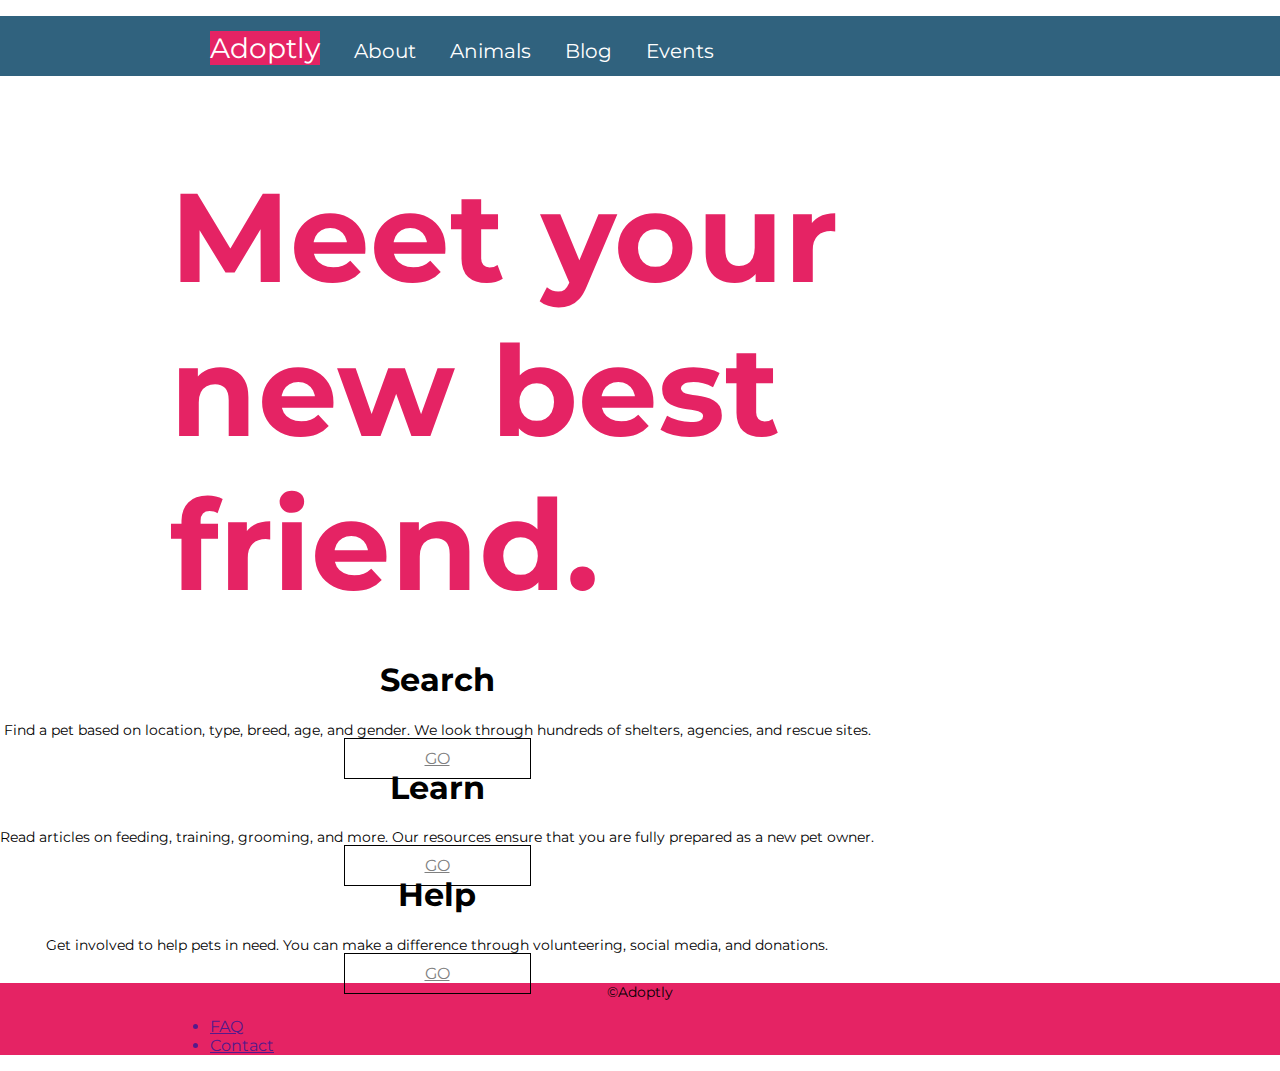
<file: HTML-CSS/Adoptly/index.html>
<!doctype html>
<html>
  <head>
    <link rel="stylesheet" href="https://s3.amazonaws.com/codecademy-content/projects/bootstrap.min.css">
    <link href='https://fonts.googleapis.com/css?family=Montserrat:400,700' rel='stylesheet' type='text/css'>
    <link href='https://fonts.googleapis.com/css?family=Open+Sans:400' rel='stylesheet' type='text/css'>
    <link rel="stylesheet" href="style.css">
  </head>
  <body>
    <div class="header">
      <div class="container">
        <ul class="nav">
          <a href=""><li class="main">Adoptly</li></a>
          <a href=""><li>About</li></a>
          <a href=""><li>Animals</li></a>
          <a href=""><li>Blog</li></a>
          <a href=""><li>Events</li></a>
        </ul>
      </div>
    </div>

    <div class="jumbotron">
      <div class="container">
        <h1>Meet your new best friend.</h1>
      </div>
    </div>

    <div class="supporting">
      <div class="container">
        <div class="row">
        	<div class="col-md-4">
          	<h1>Search</h1>
          	<p>Find a pet based on location, type, breed, age, and gender. We look through hundreds of shelters, agencies, and rescue sites.</p>
          	<a href="" class="btn">GO</a>
        	</div>
        	<div class="col-md-4">
          	<h1>Learn</h1>
          	<p>Read articles on feeding, training, grooming, and more. Our resources ensure that you are fully prepared as a new pet owner.</p>
          	<a href="" class="btn">GO</a>
        	</div>
        	<div class="col-md-4">
          	<h1>Help</h1>
          	<p>Get involved to help pets in need. You can make a difference through volunteering, social media, and donations.</p>
          	<a href="" class="btn">GO</a>
        	</div>
        </div>
      </div>
    </div>
    
    <div class="footer">
      <div class="container">
       <div class="row">
         <div class="col-md-2" class="copy"><p>&copy;Adoptly</p></div>
         <div class="col-md-10" class="menu">
         <ul>
           <a href=""><li>FAQ</li></a>
           <a href=""><li>Contact</li></a>
          </div>
       </div>
      </div>
    </div>
  </body>
</html>
</file>
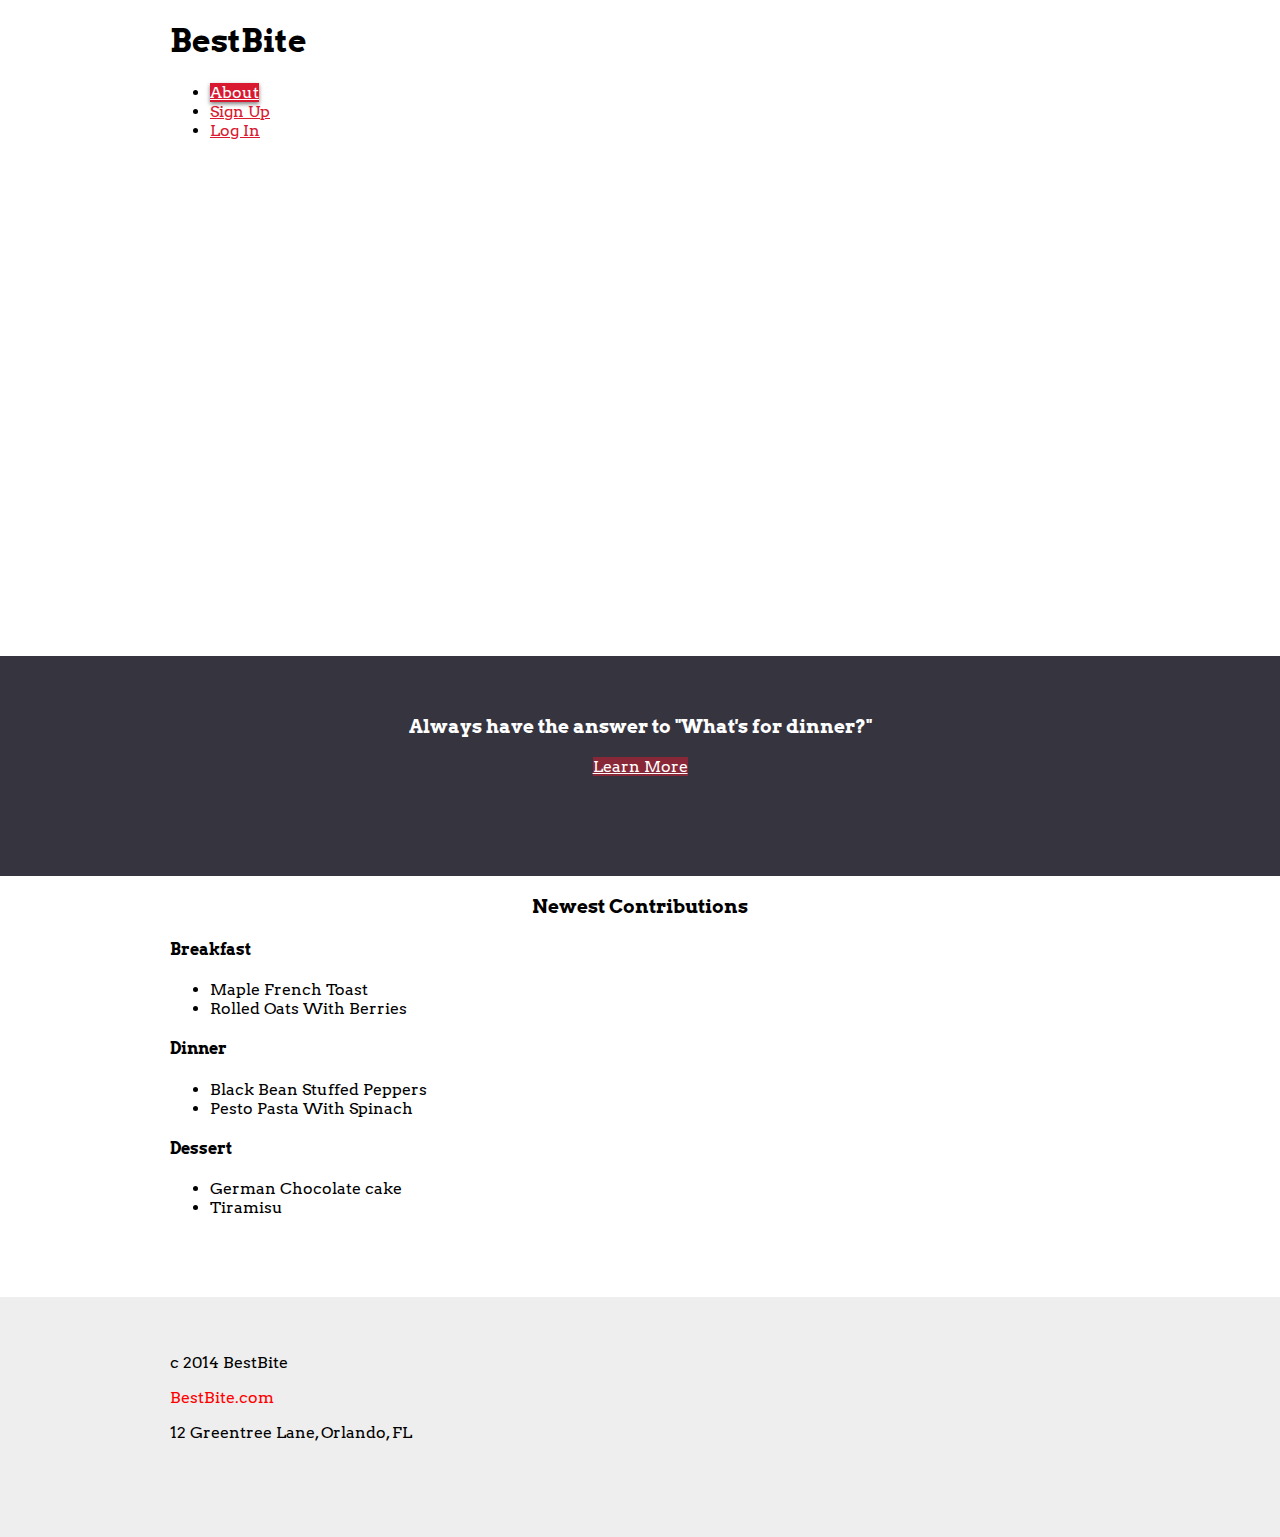
<file: HTML-CSS/Best-Bite/index.html>
<!doctype html>
<html>
  <head>
    <link rel="stylesheet" href="https://s3.amazonaws.com/codecademy-content/courses/ltp/css/bootstrap.css">
    <link href='https://fonts.googleapis.com/css?family=Arvo:400,700' rel='stylesheet' type='text/css'>
    <link rel="stylesheet" href="style.css">
  </head>
  <body>

    <div class="header">
      <div class="container">
        
        <div class="row">
          <div class="col-md-6">
            <h1>BestBite</h1>
          </div>
          <div class="col-md-6">
            <ul class="nav nav-pills">
              <li role="presentation" class="active"><a href="">About</a></li>
              <li role="presentation"><a href="">Sign Up</a></li>
              <li role="presentation"><a href="">Log In</a></li>
            </ul>
          </div>
        </div>

      </div>
    </div>            
      
    <div class="jumbotron">
      <div class="container">
        <div class="col-md-4">
        	<h1>Browse.</h1>
        	<h1>Create.</h1>
        	<h1>Share.</h1>
        </div>

      </div>
    </div>

    <div class="section banner">
      <div class="container">
        
        <h3>Always have the answer to "What's for dinner?"</h3>
        <a class="btn btn-lg btn-default" href="#">Learn More</a>
      </div>
    </div>

    <div class="section">
      <div class="container">
      	<div class="page-header">
      	  <h3>Newest Contributions</h3>
          	<div class="row">
              <div class="col-md-4">
                <h4>Breakfast</h4>
                	<ul>
                    <li>Maple French Toast</li>
                    <li>Rolled Oats With Berries</li>
                	</ul>
              </div>
              <div class="col-md-4">
                <h4>Dinner</h4>
                	<ul>
                    <li>Black Bean Stuffed Peppers</li>
                    <li>Pesto Pasta With Spinach</li>
                	</ul>
              </div>
              <div class="col-md-4">
                <h4>Dessert</h4>
              		<ul>
                    <li>German Chocolate cake</li>
                    <li>Tiramisu</li>
                	</ul>
              </div>
          	</div>
      	</div>
        
      </div>
    </div>

    <div class="footer">
      <div class="container">
        <div class="row">
          <div class="col-md-4">
        		<p>c 2014 BestBite</p>
          </div>
          <div class="col-md-4">
        		<a href="www.bestbite.com">BestBite.com</a>
          </div>
          <div class="col-md-4">
        		<p>12 Greentree Lane, Orlando, FL</p>
          </div>
        
      </div>
    </div>
    
  </body>
</html>
</file>
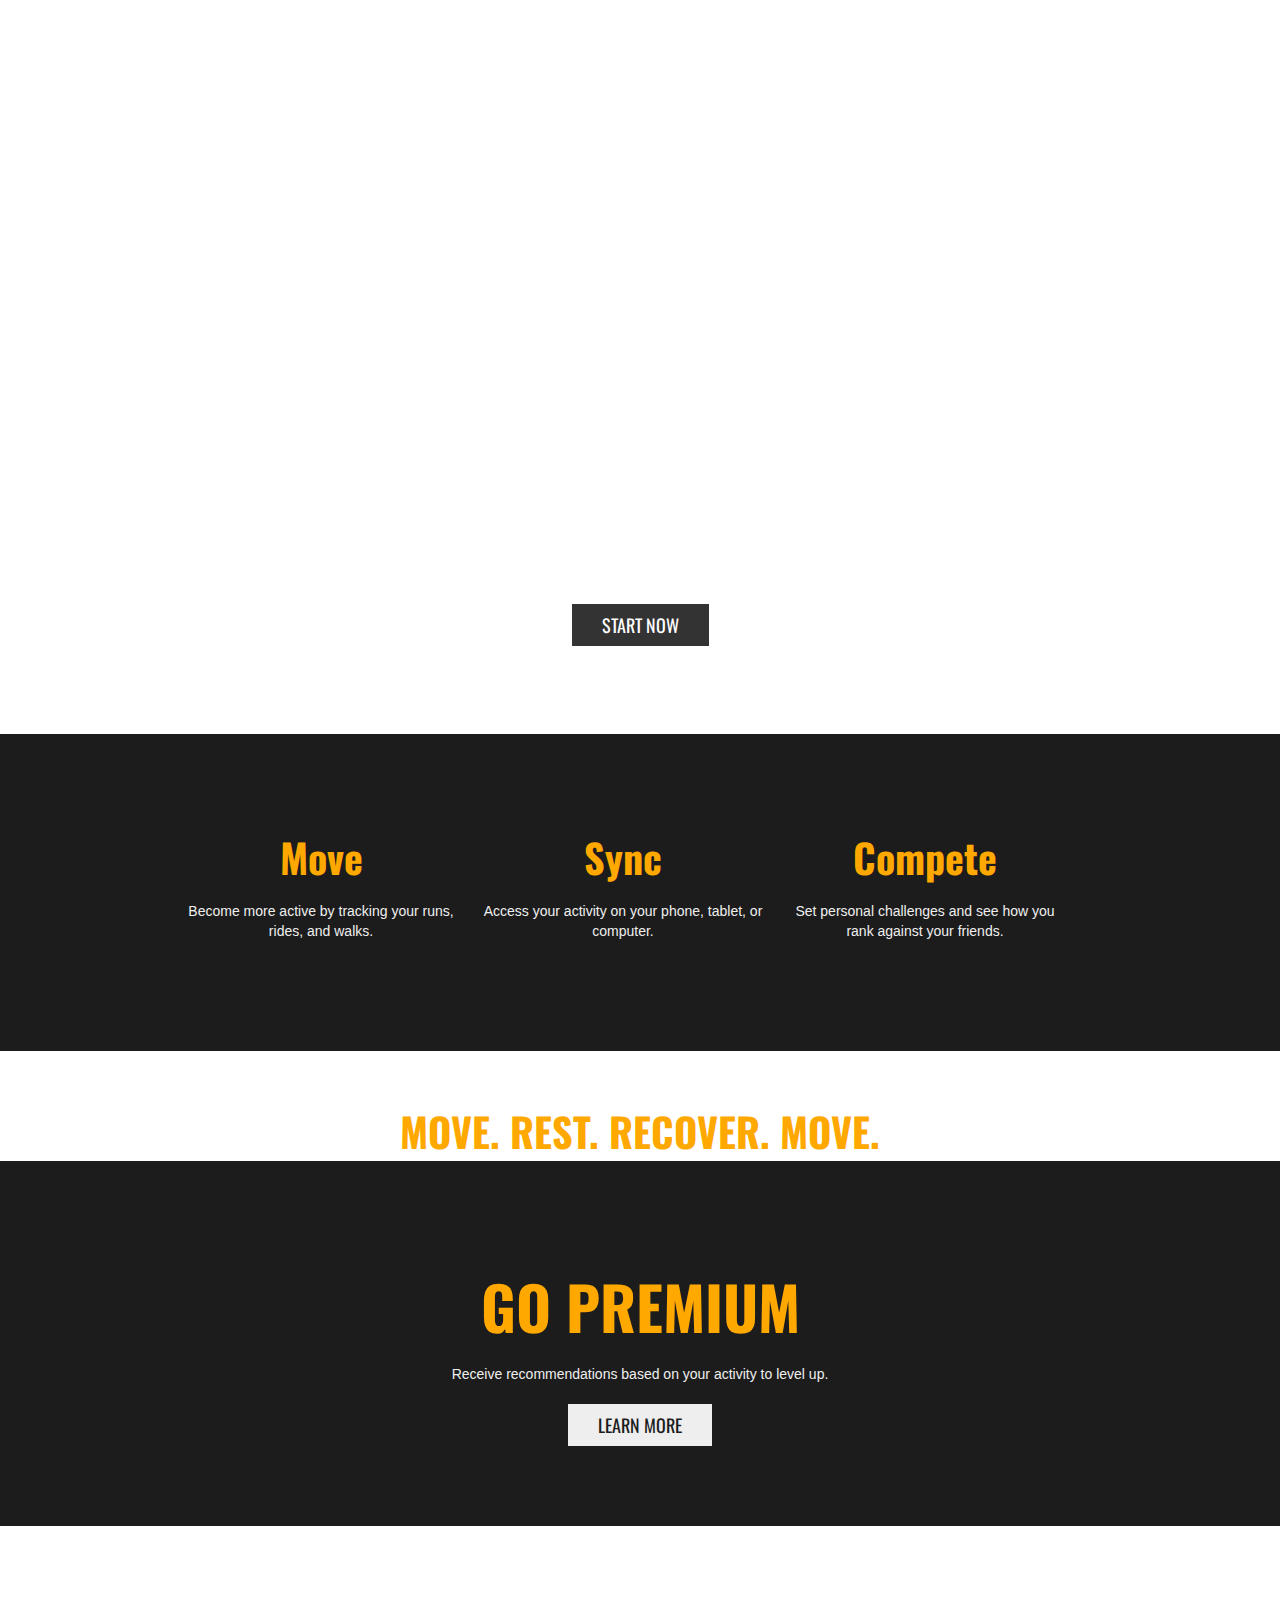
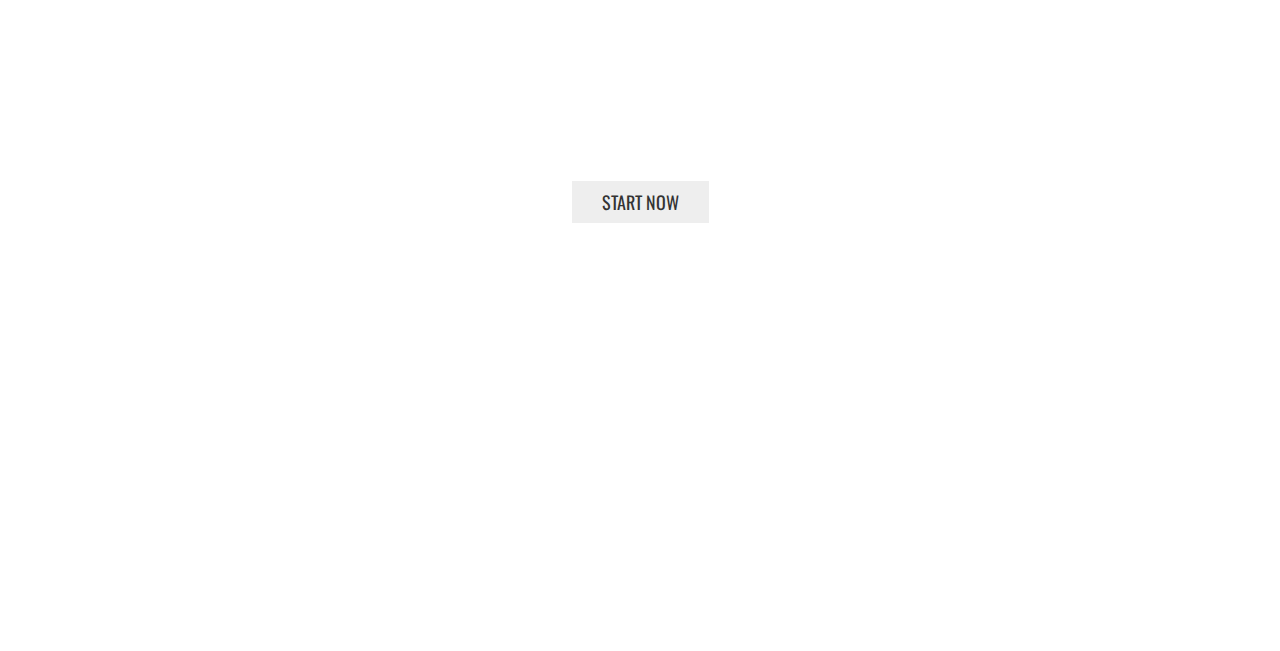
<file: HTML-CSS/MOVE/index.html>
<!doctype html>
<html>
  <head>
    <link href='https://fonts.googleapis.com/css?family=Oswald:400,700' rel='stylesheet' type='text/css'>
    <link rel='stylesheet' href='style.css'/>
  </head>
  <body>

    <div class="main">
      <h1>MOVE</h1>
      <p>Form healthy habits to take your fitness to the next level.</p>
      <a href="" class="btn">START NOW</a>
      
      <div class="container">
    </div>
    </div>
    
    <div class="supporting">
      <div class="container">
        <div class="col">
          <h2>Move</h2>
          <p>Become more active by tracking your runs, rides, and walks.</p>
        </div>
        <div class="col">
          <h2>Sync</h2>
          <p>Access your activity on your phone, tablet, or computer.</p>
        </div>
        <div class="col">
          <h2>Compete</h2>
          <p>Set personal challenges and see how you rank against your friends.</p>
        </div>
        </div>
        
        
        <div class="clearfix"></div>
      </div>
    </div>


    <div class="feature">
      <h1>MOVE. REST. RECOVER. MOVE.</h1>
      <div class="supporting">
          <h2>GO PREMIUM</h2>
        <p>Receive recommendations based on your activity to level up.</p>
        <a href="" class="btn">LEARN MORE</a>
      </div>
     </div>
  
   <div class="footer">
     <div class="container">
     <h2>STOP SCROLLING. START MOVING.</h2>
     <a href="" class="btn">START NOW</a>
     </div>
  </div>

    

  </body>
</html>
</file>
<file: HTML-CSS/Adoptly/style.css>
html, body {
  margin: 0;
  padding: 0;
  font-family: 'Montserrat', sans-serif;
}

.container {
  max-width: 940px;
  margin: 0 auto;
  padding: 0;
}

.header {
  background: #30627E;
  height: 60px;
}

.header .main {
  background: #e52364;
  font-size: 28px;
  
}

.nav li {
  margin-top: 15px;
  text-align: center;
  display: inline-block;
  margin-right: 30px;
  font-size: 20px;
  color: white;
}

.nav li:hover {
  color: black;
}

.jumbotron {
  color: #e52364;
  background: url(https://s3.amazonaws.com/codecademy-content/projects/adoptly/bg.jpg) no-repeat center center;
  height: 500px;
  font-size: 63px;
}

p {
  margin: 0 0 10px;
  font-size: 14px;
  text-align: center;
}

.supporting {
  display: inline-block;
  text-align: center;
  margin: 0px;
}

.supporting h1 {
  margin-top: 0;
}

.btn {
  border: 1px solid black;
  padding: 10px 80px;
  color: gray;
}

.footer {
  background: #e52364;
}

.menu ul li {
  display: inline-block;
  color: white;
}


@media (max-width: 500px) {
  ul li {
    width: 100%;
  }
}
</file>
<file: HTML-CSS/Best-Bite/style.css>
html, body {
  margin: 0;
  padding: 0;
  font-family: 'Arvo', serif;
  font-size: 16px;
}

.container {
  max-width: 940px;
  margin: 0 auto;
}


/* Header */
.nav-pills li a {
  color: #d8192f;
}

.nav-pills li.active a,
.nav-pills li a:hover,
.section .btn:hover {
  background-color:rgba(216,25,47,1);
  box-shadow:0 2px 4px rgba(0,0,0,.5); 
  color:#fff;
}


/* Jumbotron */
.jumbotron {
  background: url(https://s3.amazonaws.com/codecademy-content/projects/bestbite/bg.jpg) no-repeat center center;
  height: 500px;
}

.jumbotron h1 {
  text-align: right;
  margin: 0px;
  width: 100%;
  color: #fff;
  font-size: 60px;
}


/* Banner */
.banner, .supporting {
  text-align: center;
  padding-top: 40px;
}

.banner {
  background-color:#36343f;
  height:180px; 
  color: #fff;
}

.section .btn {
  background-color: rgba(216,25,47,.5);
  color: white;
  margin-top: 24px;
  border: 0px;
}

.section h3 {
  text-align: center;
}

.footer {
  background-color: #eeeeee;
  padding: 40px 0px 100px;
  height: 100px;
  margin-top: 80px;
}

.footer a {
  color: red;
  text-decoration: none;
}

.footer a:hover {
  text-decoration: underline;
}
  

/* Media Queries */
@media (max-width: 680px) {
  .header h1 {
    margin-bottom: 20px;
    text-align: center;
  }
  .nav {
    float: none;
    margin: 0 auto;
  }
  .banner {
    height: 220px;
  }

  .nav-pills li:first-child a  {
    margin-left: 0;
  }
}
</file>
<file: HTML-CSS/MOVE/style.css>
html, body {
  margin: 0;
}

h1, h2, a {
  font-family: 'Oswald', sans-serif;
}

p {
  font-family: Helvetica, Arial, sans-serif; 
}

.container {
  width: 940px;
  margin: 0 auto;
}

/* Main */
.main {
  background: url(https://s3.amazonaws.com/codecademy-content/projects/move/bg.jpg) no-repeat center center;
  background-size: cover;
  height: 600px;
  text-align: center;
  color: white;
}

.main h1 {
  font-size: 150px;
  text-align: center;
}

.main p {
  font-size: 18px;
  text-align: center;
}

.main .btn {
  display: inline-block;
  padding: 8px 30px;
  background-color: #333333;
  text-align: center;
  text-decoration: none;
  font-size: 18px;
  color: white;
}


/* Supporting */
.supporting {
  text-align: center;
  padding: 50px 0 80px;
  background-color: #1c1c1c;
  
}

.supporting .col {
  float: left;
  width: 28%;
  padding: 10px;
  
}

.supporting h1,
.supporting h2 {
  color: #ffa800;
  font-size: 20px;
  margin-bottom: 10px;
  text-align: center;
  
}

.clearfix {
  clear: both;
}

.supporting p {
  color: #efefef;
  margin-bottom: 20px;
  line-height: 20px;
  font-size: 12px;
}

.supporting .btn {
  background-color: #eee;
  color: #1c1c1c;
  font-size: 18px;
  padding: 8px 30px;
  text-decoration: none;
  display: inline-block;
}

/* Feature */
.feature {
  height: 600px;
  background: url(https://s3.amazonaws.com/codecademy-content/projects/move/feature.jpg) no-repeat center;
}

.feature h1,
.feature h2 {
  color: #ffa800;
  font-size: 40px;
  margin: 0;
  padding:50px 0 0;
  text-align: center;
}

/* Footer */
.footer {
  height: 600px;
  background: url(https://s3.amazonaws.com/codecademy-content/projects/move/footer.jpg) no-repeat center center;
  text-align: center;
}

.footer h1,
.footer h2 {
  color: #fff;
  font-size: 40px;
  margin: 0 0 20px 0;
  padding:50px 0 0;
}

.footer p {
  color: #fff;
  margin: 0 0 20px 0;
  font-size: 18px;
}

.footer .btn {
  background-color: #eee;
  color: #333333;
  font-size: 18px;
  padding: 8px 30px;
  text-decoration: none;
  display: inline-block;
}
  


@media (min-width:600px) {
  .main h1 {
    font-size: 200px;
  }

  .supporting .col {
    width: 30%;
  }

  .supporting h2 {
    font-size: 40px;
  }

  .supporting p {
    font-size: 14px;
  }

  .feature h2 {
    font-size: 60px;
  }
  
}
</file>
